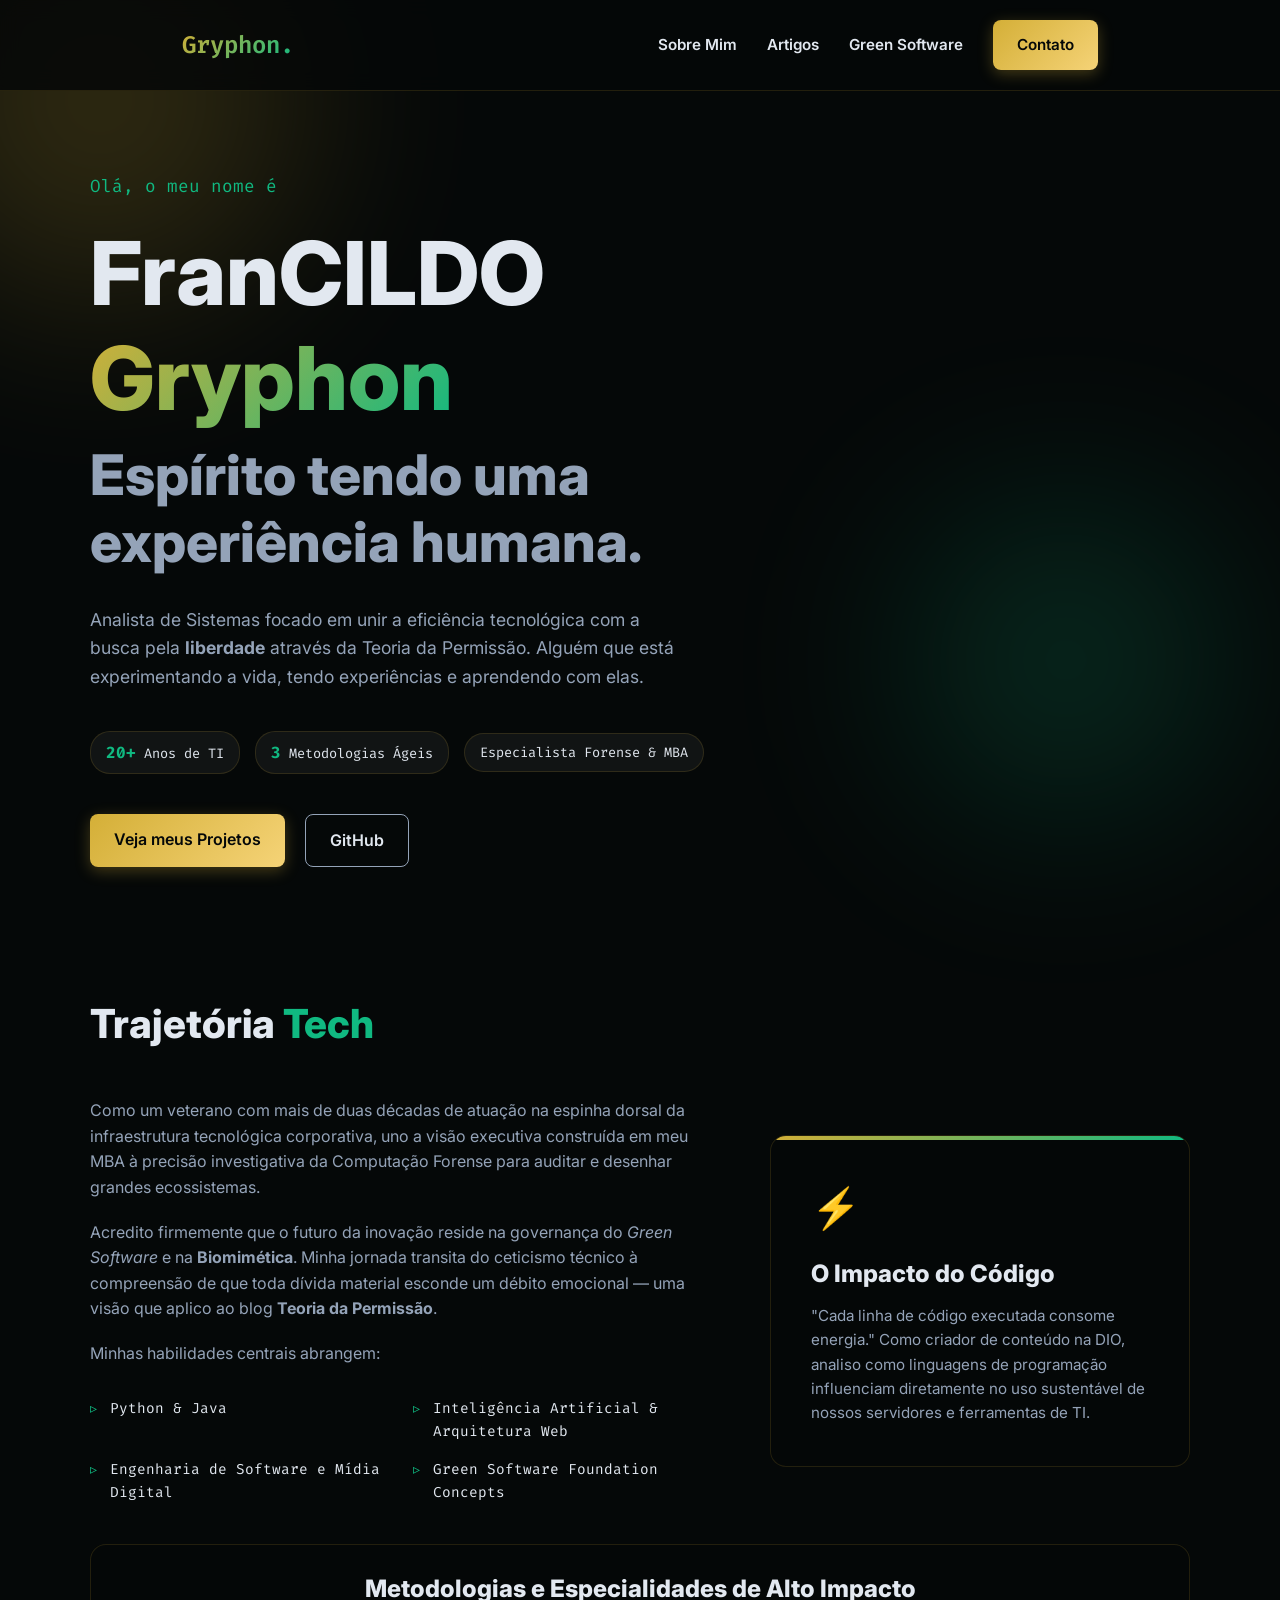
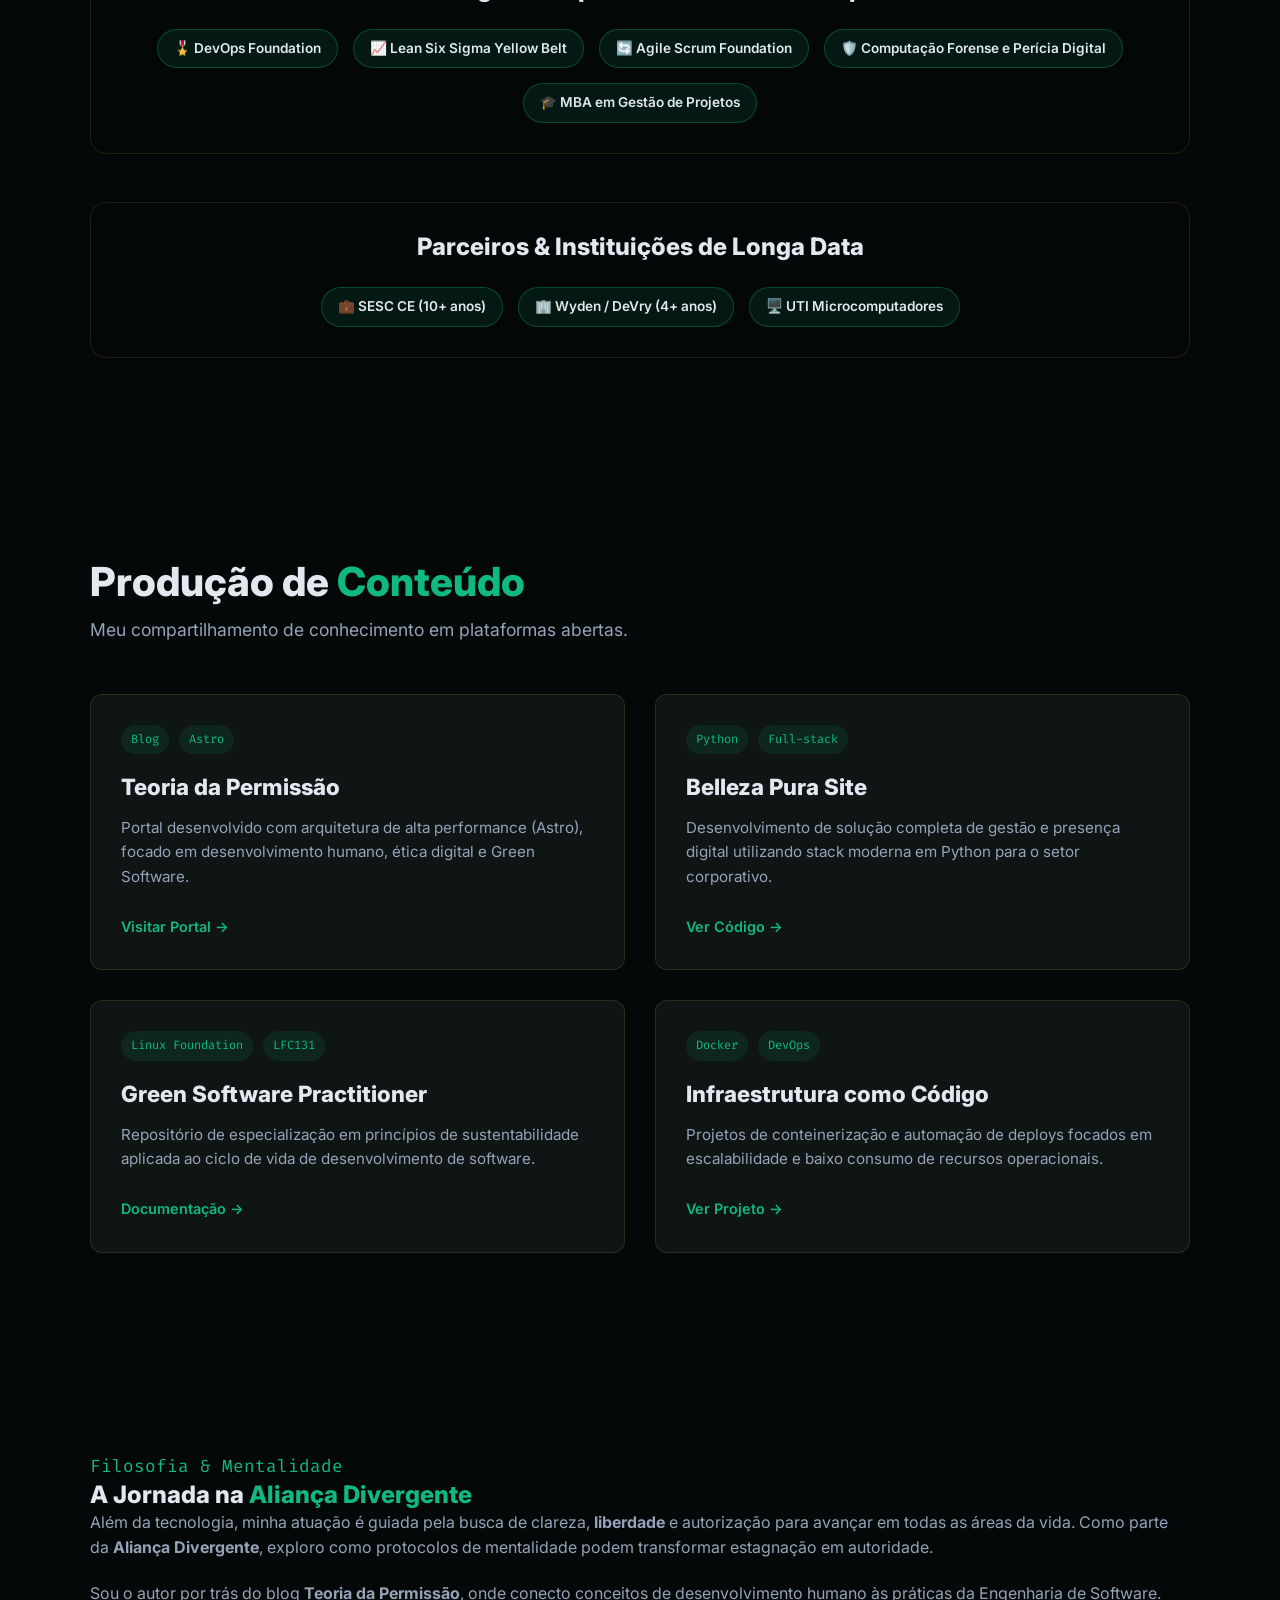
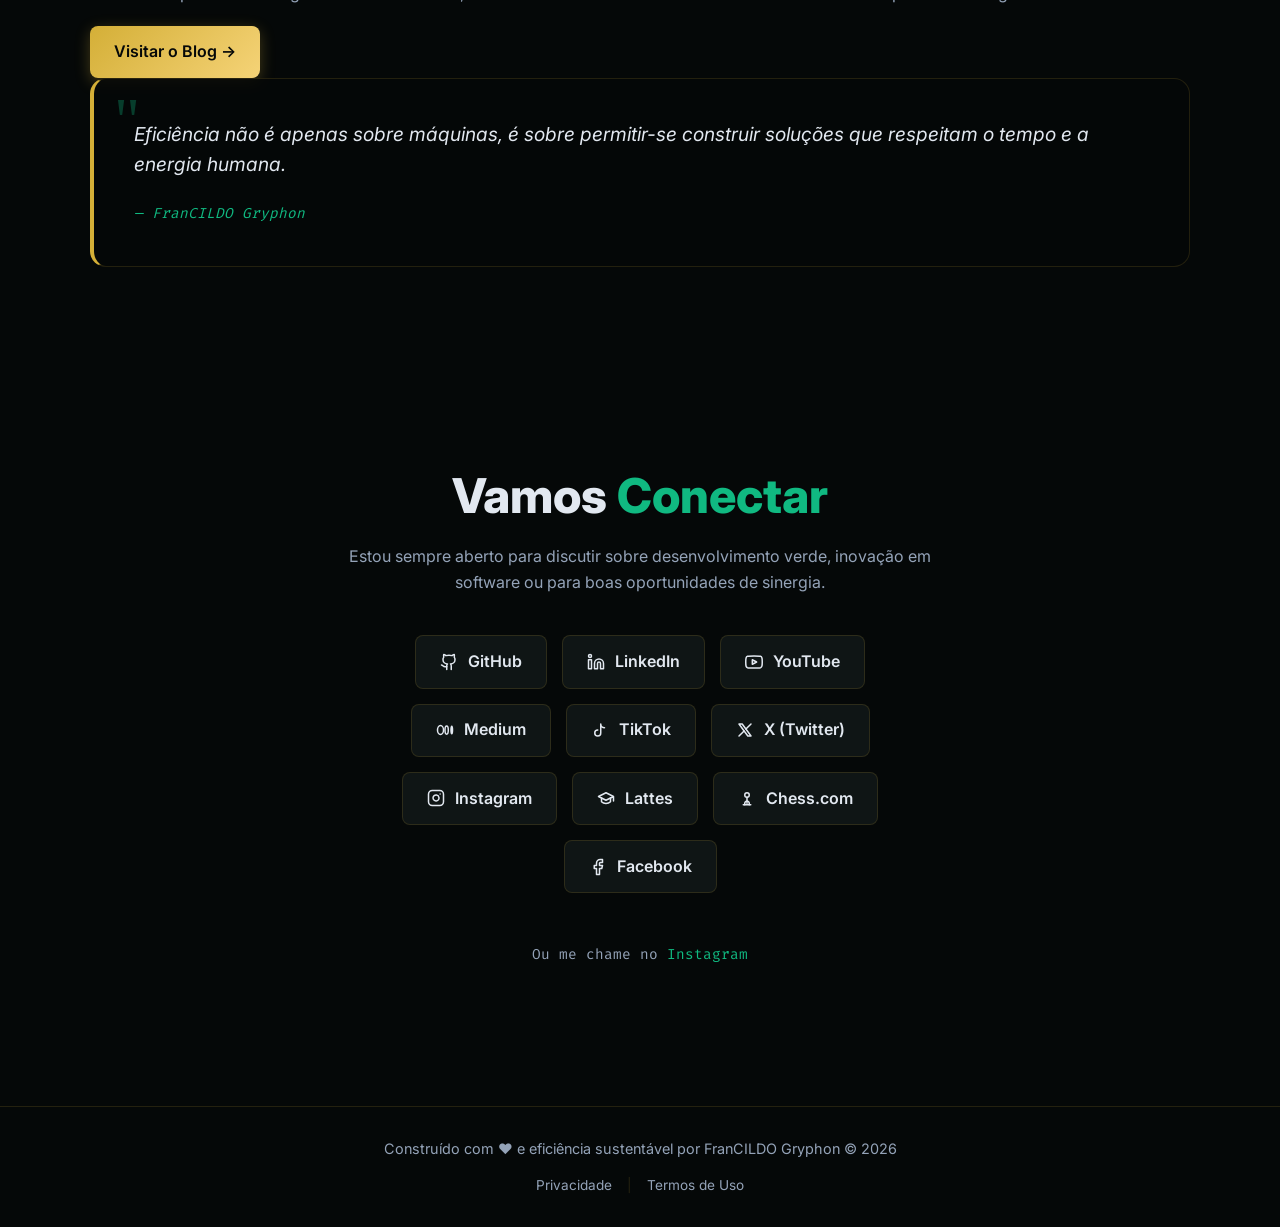
<file: index.html>
<!DOCTYPE html>
<html lang="pt-BR">
<head>
    <meta charset="UTF-8">
    <meta name="viewport" content="width=device-width, initial-scale=1.0">
    <title>FranCILDO Gryphon | Green Software & Software Engineering</title>
    
    <!-- SEO Meta Tags -->
    <meta name="description" content="Portfólio de FranCILDO Gryphon. Analista de Tecnologia da Informação, entusiasta de Green Software e criador de conteúdo nas plataformas DIO e YouTube.">
    <meta name="keywords" content="FranCILDO Gryphon, FranCILDO Alves, Green Software, Engenharia de Software, TI, Analista de Sistemas, Sustentabilidade, Programação">
    <meta name="author" content="FranCILDO Gryphon">
    <link rel="canonical" href="https://francildogryphon.com.br" />

    <!-- Open Graph Meta Tags (Para aparecer bonito em links no WhatsApp, Linkedin, etc) -->
    <meta property="og:title" content="FranCILDO Gryphon | Dev & Green Software">
    <meta property="og:description" content="Conheça a trajetória, projetos e artigos de FranCILDO Gryphon no mundo do desenvolvimento e software sustentável.">
    <meta property="og:url" content="https://francildogryphon.com.br">
    <meta property="og:type" content="website">
    
    <!-- Google Fonts: Inter e Fira Code -->
    <link rel="preconnect" href="https://fonts.googleapis.com">
    <link rel="preconnect" href="https://fonts.gstatic.com" crossorigin>
    <link href="https://fonts.googleapis.com/css2?family=Fira+Code:wght@400;600&family=Inter:wght@300;400;600;800&display=swap" rel="stylesheet">
    
    <link rel="stylesheet" href="./assets/css/style.css">
    
    <!-- Favicon -->
    <link rel="icon" type="image/png" href="./assets/img/favicon.png">
    
    <!-- Cloudflare Web Analytics (Privacy-First & Performance) -->
    <script defer src='https://static.cloudflareinsights.com/beacon.min.js' data-cf-beacon='{"token": "YOUR_CLOUDFLARE_TOKEN_HERE"}'></script>
</head>
<body>

    <!-- JSON-LD para Estrutura de Conhecimento do Google -->
    <script type="application/ld+json">
    {
      "@context": "http://schema.org",
      "@type": "Person",
      "name": "FranCILDO Gryphon",
      "alternateName": "FranCILDO Alves",
      "url": "https://francildogryphon.com.br",
      "jobTitle": "Analista de Tecnologia da Informação",
      "knowsAbout": ["Green Software", "Software Engineering", "Computação Forense", "Teoria da Permissão"],
      "sameAs": [
        "https://linkedin.com/in/francildogryphon",
        "https://github.com/francildogryphon",
        "https://youtube.com/@francildogryphon",
        "https://www.instagram.com/francildogryphon/",
        "https://www.tiktok.com/@francildogryphon",
        "https://x.com/francildogrypho",
        "https://medium.com/@francildogryphon",
        "http://lattes.cnpq.br/2534956175238211"
      ],
      "mainEntityOfPage": {
        "@type": "WebPage",
        "@id": "https://francildogryphon.com.br"
      }
    }
    </script>
    <script type="application/ld+json">
    {
      "@context": "http://schema.org",
      "@type": "WebSite",
      "name": "FranCILDO Gryphon",
      "url": "https://francildogryphon.com.br",
      "description": "Portfólio de FranCILDO Gryphon - Green Software, Engenharia e Filosofia da Permissão."
    }
    </script>

    <header class="navbar" id="navbar">
        <div class="logo">
            <span class="logo-text gradient-text">Gryphon<span class="gold-dot">.</span></span>
        </div>
        <nav>
            <ul class="nav-links">
                <li><a href="#sobre">Sobre Mim</a></li>
                <li><a href="#artigos">Artigos</a></li>
                <li><a href="#sustentabilidade">Green Software</a></li>
                <li><a href="#contato" class="btn-primary">Contato</a></li>
            </ul>
        </nav>
    </header>

    <main>
        <!-- Hero Section -->
        <section class="hero" id="home">
            <div class="container hero-content">
                <div class="hero-text">
                    <p class="tagline">Olá, o meu nome é</p>
                    <h1 class="main-title">FranCILDO <span class="gradient-text">Gryphon</span></h1>
                    <h2 class="sub-title">Espírito tendo uma experiência humana.</h2>
                    <p class="hero-description">
                        Analista de Sistemas focado em unir a eficiência tecnológica com a busca pela <strong>liberdade</strong> através da Teoria da Permissão. Alguém que está experimentando a vida, tendo experiências e aprendendo com elas.
                    </p>
                    <div class="hero-metrics">
                        <span class="metric"><strong>20+</strong> Anos de TI</span>
                        <span class="metric"><strong>3</strong> Metodologias Ágeis</span>
                        <span class="metric">Especialista Forense & MBA</span>
                    </div>
                    <div class="hero-actions">
                        <a href="#artigos" class="btn-primary">Veja meus Projetos</a>
                        <a href="https://github.com/francildogryphon" target="_blank" class="btn-secondary">GitHub</a>
                    </div>
                </div>
            </div>
            <!-- Background Decoration Particles/Shapes -->
            <div class="bg-shape shape-1"></div>
            <div class="bg-shape shape-2"></div>
        </section>

        <!-- Sobre Mim Section -->
        <section class="about section" id="sobre">
            <div class="container">
                <div class="section-header">
                    <h2>Trajetória <span class="accent">Tech</span></h2>
                </div>
                <div class="about-grid">
                    <div class="about-text">
                        <p>Como um veterano com mais de duas décadas de atuação na espinha dorsal da infraestrutura tecnológica corporativa, uno a visão executiva construída em meu MBA à precisão investigativa da Computação Forense para auditar e desenhar grandes ecossistemas.</p>
                        <p>Acredito firmemente que o futuro da inovação reside na governança do <em>Green Software</em> e na <strong>Biomimética</strong>. Minha jornada transita do ceticismo técnico à compreensão de que toda dívida material esconde um débito emocional — uma visão que aplico ao blog <strong>Teoria da Permissão</strong>.</p>
                        <p>Minhas habilidades centrais abrangem:</p>
                        <ul class="skills-list">
                            <li>Python & Java</li>
                            <li>Inteligência Artificial & Arquitetura Web</li>
                            <li>Engenharia de Software e Mídia Digital</li>
                            <li>Green Software Foundation Concepts</li>
                        </ul>
                    </div>
                    <div class="about-card green-card" id="sustentabilidade">
                        <div class="card-icon">⚡</div>
                        <h3>O Impacto do Código</h3>
                        <p>"Cada linha de código executada consome energia." Como criador de conteúdo na DIO, analiso como linguagens de programação influenciam diretamente no uso sustentável de nossos servidores e ferramentas de TI.</p>
                    </div>
                </div>

                <!-- Certificações como Badges -->
                <div class="certifications-container reveal-text">
                    <h3>Metodologias e Especialidades de Alto Impacto</h3>
                    <div class="badges-wrapper">
                        <span class="cert-badge">🎖️ DevOps Foundation</span>
                        <span class="cert-badge">📈 Lean Six Sigma Yellow Belt</span>
                        <span class="cert-badge">🔄 Agile Scrum Foundation</span>
                        <span class="cert-badge">🛡️ Computação Forense e Perícia Digital</span>
                        <span class="cert-badge">🎓 MBA em Gestão de Projetos</span>
                    </div>
                </div>

                <!-- Histórico e Instituições -->
                <div class="certifications-container reveal-text" style="margin-top: 3rem;">
                    <h3>Parceiros & Instituições de Longa Data</h3>
                    <div class="badges-wrapper">
                        <span class="cert-badge">💼 SESC CE (10+ anos)</span>
                        <span class="cert-badge">🏢 Wyden / DeVry (4+ anos)</span>
                        <span class="cert-badge">🖥️ UTI Microcomputadores</span>
                    </div>
                </div>
            </div>
        </section>

        <!-- Content/Artigos Section -->
        <section class="content section" id="artigos">
            <div class="container">
                <div class="section-header">
                    <h2>Produção de <span class="accent">Conteúdo</span></h2>
                    <p>Meu compartilhamento de conhecimento em plataformas abertas.</p>
                </div>
                
                <div class="projects-grid">
                    <!-- Projeto 1: Teoria da Permissão -->
                    <div class="project-card">
                        <div class="project-header">
                            <span class="tech-tag">Blog</span>
                            <span class="tech-tag">Astro</span>
                        </div>
                        <h3>Teoria da Permissão</h3>
                        <p>Portal desenvolvido com arquitetura de alta performance (Astro), focado em desenvolvimento humano, ética digital e Green Software.</p>
                        <a href="https://teoriadapermissao.com.br" target="_blank" class="project-link">Visitar Portal &rarr;</a>
                    </div>
                    
                    <!-- Projeto 2: Academia Belleza Pura -->
                    <div class="project-card">
                        <div class="project-header">
                            <span class="tech-tag">Python</span>
                            <span class="tech-tag">Full-stack</span>
                        </div>
                        <h3>Belleza Pura Site</h3>
                        <p>Desenvolvimento de solução completa de gestão e presença digital utilizando stack moderna em Python para o setor corporativo.</p>
                        <a href="https://github.com/francildogryphon/bellezapura-site" target="_blank" class="project-link">Ver Código &rarr;</a>
                    </div>

                    <!-- Projeto 3: Green Software Certification -->
                    <div class="project-card">
                        <div class="project-header">
                            <span class="tech-tag">Linux Foundation</span>
                            <span class="tech-tag">LFC131</span>
                        </div>
                        <h3>Green Software Practitioner</h3>
                        <p>Repositório de especialização em princípios de sustentabilidade aplicada ao ciclo de vida de desenvolvimento de software.</p>
                        <a href="https://github.com/francildogryphon/Green-Software-for-Practitioners-LFC131" target="_blank" class="project-link">Documentação &rarr;</a>
                    </div>
                    
                    <!-- Projeto 4: DevOps/Infrastructure -->
                    <div class="project-card">
                        <div class="project-header">
                            <span class="tech-tag">Docker</span>
                            <span class="tech-tag">DevOps</span>
                        </div>
                        <h3>Infraestrutura como Código</h3>
                        <p>Projetos de conteinerização e automação de deploys focados em escalabilidade e baixo consumo de recursos operacionais.</p>
                        <a href="https://github.com/francildogryphon/dio-toshiro-shibakita" target="_blank" class="project-link">Ver Projeto &rarr;</a>
                    </div>
                </div>
            </div>
        </section>

        <!-- Jornada & Identidade Section -->
        <section class="journey section" id="jornada">
            <div class="container">
                <div class="journey-grid">
                    <div class="journey-content">
                        <span class="tagline">Filosofia & Mentalidade</span>
                        <h2>A Jornada na <span class="accent">Aliança Divergente</span></h2>
                        <p>Além da tecnologia, minha atuação é guiada pela busca de clareza, <strong>liberdade</strong> e autorização para avançar em todas as áreas da vida. Como parte da <strong>Aliança Divergente</strong>, exploro como protocolos de mentalidade podem transformar estagnação em autoridade.</p>
                        <p>Sou o autor por trás do blog <strong>Teoria da Permissão</strong>, onde conecto conceitos de desenvolvimento humano às práticas da Engenharia de Software.</p>
                        <div class="hero-actions">
                            <a href="https://teoriadapermissao.com.br" target="_blank" class="btn-primary">Visitar o Blog &rarr;</a>
                        </div>
                    </div>
                    <div class="journey-card">
                        <div class="quote-icon">"</div>
                        <blockquote>
                            Eficiência não é apenas sobre máquinas, é sobre permitir-se construir soluções que respeitam o tempo e a energia humana.
                        </blockquote>
                        <cite>— FranCILDO Gryphon</cite>
                    </div>
                </div>
            </div>
        </section>

        <!-- Contact Section -->
        <section class="contact section" id="contato">
            <div class="container contact-container">
                <h2>Vamos <span class="accent">Conectar</span></h2>
                <p>Estou sempre aberto para discutir sobre desenvolvimento verde, inovação em software ou para boas oportunidades de sinergia.</p>
                
                <div class="social-links">
                    <a href="https://github.com/francildogryphon" target="_blank" class="social-btn">
                        <svg viewBox="0 0 24 24" fill="none" stroke-width="2" stroke-linecap="round" stroke-linejoin="round"><path d="M15 22v-4a4.8 4.8 0 0 0-1-3.5c3 0 6-2 6-5.5.08-1.25-.27-2.48-1-3.5.28-1.15.28-2.35 0-3.5 0 0-1 0-3 1.5-2.64-.5-5.36-.5-8 0C6 2 5 2 5 2c-.28 1.15-.28 2.35 0 3.5A5.403 5.403 0 0 0 4 9c0 3.5 3 5.5 6 5.5-.39.49-.68 1.05-.85 1.65-.17.6-.22 1.23-.15 1.85v4"></path><path d="M9 18c-4.51 2-5-2-7-2"></path></svg>
                        GitHub
                    </a>
                    <a href="https://linkedin.com/in/francildogryphon" target="_blank" class="social-btn">
                        <svg viewBox="0 0 24 24" fill="none" stroke-width="2" stroke-linecap="round" stroke-linejoin="round"><path d="M16 8a6 6 0 0 1 6 6v7h-4v-7a2 2 0 0 0-2-2 2 2 0 0 0-2 2v7h-4v-7a6 6 0 0 1 6-6z"></path><rect x="2" y="9" width="4" height="12"></rect><circle cx="4" cy="4" r="2"></circle></svg>
                        LinkedIn
                    </a>
                    <a href="https://youtube.com/@francildogryphon" target="_blank" class="social-btn">
                        <svg viewBox="0 0 24 24" fill="none" stroke-width="2" stroke-linecap="round" stroke-linejoin="round"><path d="M22.54 6.42a2.78 2.78 0 0 0-1.94-2C18.88 4 12 4 12 4s-6.88 0-8.6.42a2.78 2.78 0 0 0-1.94 2C1 8.14 1 12 1 12s0 3.86.46 5.58a2.78 2.78 0 0 0 1.94 2c1.72.42 8.6.42 8.6.42s6.88 0 8.6-.42a2.78 2.78 0 0 0 1.94-2C23 15.86 23 12 23 12s0-3.86-.46-5.58z"></path><polygon points="9.75 15.02 15.5 12 9.75 8.98 9.75 15.02"></polygon></svg>
                        YouTube
                    </a>
                    <a href="https://medium.com/@francildogryphon" target="_blank" class="social-btn">
                        <svg viewBox="0 0 24 24" fill="none" stroke-width="2" stroke-linecap="round" stroke-linejoin="round"><path d="M2 12c0 3.3 1.8 6 4 6s4-2.7 4-6-1.8-6-4-6-4 2.7-4 6z"></path><path d="M12 12c0 3 1 5.5 2.2 5.5s2.2-2.5 2.2-5.5-1-5.5-2.2-5.5-2.2 2.5-2.2 5.5z"></path><path d="M20 12c0 2.8.4 5 1 5s1-2.2 1-5-.4-5-1-5-1 2.2-1 5z"></path></svg>
                        Medium
                    </a>
                    <a href="https://www.tiktok.com/@francildogryphon" target="_blank" class="social-btn">
                        <svg viewBox="0 0 24 24" fill="none" stroke-width="2" stroke-linecap="round" stroke-linejoin="round"><path d="M9 12a4 4 0 1 0 4 4V4a5 5 0 0 0 5 5"></path></svg>
                        TikTok
                    </a>
                    <a href="https://x.com/francildogrypho" target="_blank" class="social-btn">
                        <svg viewBox="0 0 24 24" fill="none" stroke-width="2" stroke-linecap="round" stroke-linejoin="round"><path d="M4 4l11.733 16h4.267l-11.733 -16z"></path><path d="M4 20l6.768 -6.768m2.46 -2.46l6.772 -6.772"></path></svg>
                        X (Twitter)
                    </a>
                    <a href="https://www.instagram.com/francildogryphon/" target="_blank" class="social-btn">
                        <svg viewBox="0 0 24 24" fill="none" stroke-width="2" stroke-linecap="round" stroke-linejoin="round"><rect x="2" y="2" width="20" height="20" rx="5" ry="5"></rect><path d="M16 11.37A4 4 0 1 1 12.63 8 4 4 0 0 1 16 11.37z"></path><line x1="17.5" y1="6.5" x2="17.51" y2="6.5"></line></svg>
                        Instagram
                    </a>
                    <a href="http://lattes.cnpq.br/2534956175238211" target="_blank" class="social-btn">
                        <svg viewBox="0 0 24 24" fill="none" stroke-width="2" stroke-linecap="round" stroke-linejoin="round"><path d="M22 10v6M2 10l10-5 10 5-10 5z"></path><path d="M6 12v5c3 3 9 3 12 0v-5"></path></svg>
                        Lattes
                    </a>
                    <a href="https://www.chess.com/member/francildogryphon" target="_blank" class="social-btn">
                        <svg viewBox="0 0 24 24" fill="none" stroke-width="2" stroke-linecap="round" stroke-linejoin="round"><path d="M12 5a3 3 0 1 0 0 6 3 3 0 0 0 0-6z"></path><path d="M7 21h10"></path><path d="M12 11v8"></path><path d="M9 21v-2c0-2 2-3 3-3s3 1 3 3v2"></path></svg>
                        Chess.com
                    </a>
                    <a href="https://www.facebook.com/francildogryphon" target="_blank" class="social-btn">
                        <svg viewBox="0 0 24 24" fill="none" stroke-width="2" stroke-linecap="round" stroke-linejoin="round"><path d="M18 2h-3a5 5 0 0 0-5 5v3H7v4h3v8h4v-8h3l1-4h-4V7a1 1 0 0 1 1-1h3z"></path></svg>
                        Facebook
                    </a>
                </div>
                
                <p class="mailto-text">Ou me chame no <a href="https://www.instagram.com/francildogryphon/" target="_blank" class="accent-link">Instagram</a></p>
            </div>
        </section>
    </main>

    <footer>
        <div class="container">
            <p>Construído com ♥ e eficiência sustentável por FranCILDO Gryphon © <span id="year"></span></p>
            <div class="footer-links">
                <a href="./legal/privacy-policy.html">Privacidade</a>
                <span class="divider">|</span>
                <a href="./legal/terms-of-use.html">Termos de Uso</a>
            </div>
        </div>
    </footer>

    <script src="./assets/js/script.js"></script>
</body>
</html>
</file>
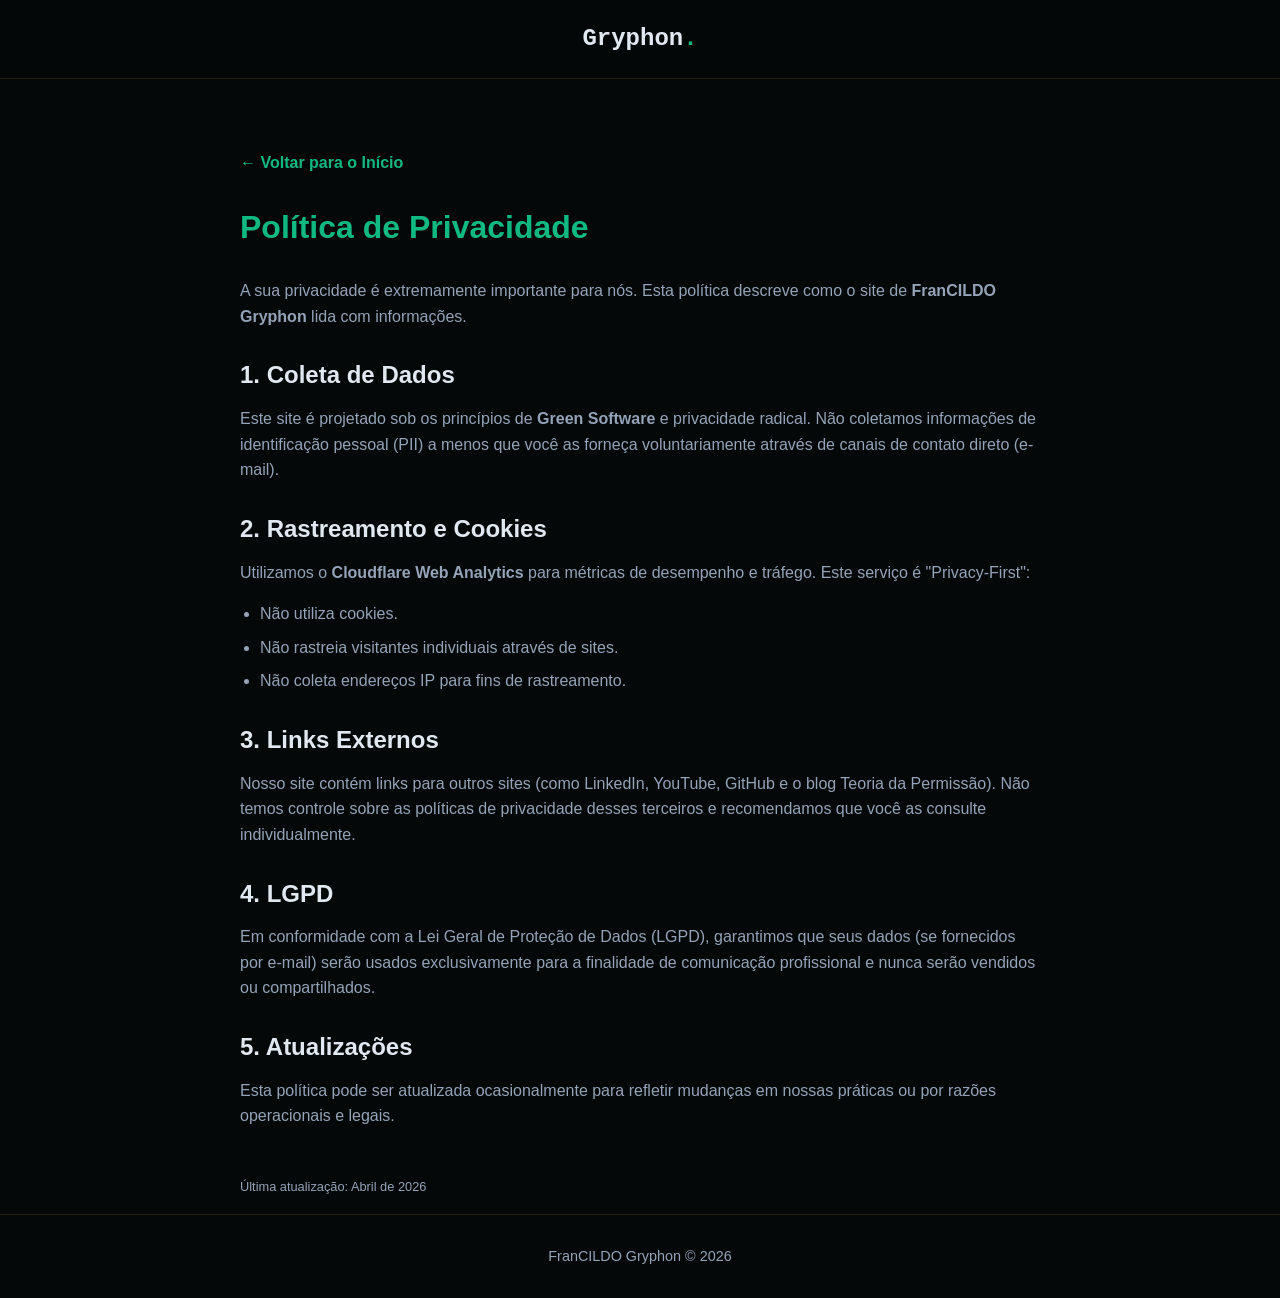
<file: legal/privacy-policy.html>
<!DOCTYPE html>
<html lang="pt-BR">
<head>
    <meta charset="UTF-8">
    <meta name="viewport" content="width=device-width, initial-scale=1.0">
    <title>Política de Privacidade | FranCILDO Gryphon</title>
    <link rel="stylesheet" href="../assets/css/style.css">
    <link rel="icon" type="image/png" href="../assets/img/favicon.png">
    <style>
        .legal-content {
            padding-top: 150px;
            max-width: 800px;
            margin: 0 auto;
        }
        .legal-content h1 { margin-bottom: 2rem; color: var(--primary); }
        .legal-content h2 { margin-top: 2rem; margin-bottom: 1rem; font-size: 1.5rem; }
        .legal-content p { margin-bottom: 1rem; color: var(--text-muted); }
        .legal-content ul { margin-bottom: 1rem; padding-left: 20px; color: var(--text-muted); }
        .legal-content li { margin-bottom: 0.5rem; list-style-type: disc; }
        .back-link { display: inline-block; margin-bottom: 2rem; color: var(--primary); font-weight: 600; }
    </style>
</head>
<body>
    <header class="navbar">
        <div class="logo">
            <a href="../index.html"><span class="logo-text">Gryphon<span class="accent">.</span></span></a>
        </div>
    </header>

    <main class="container legal-content">
        <a href="../index.html" class="back-link">&larr; Voltar para o Início</a>
        <h1>Política de Privacidade</h1>
        <p>A sua privacidade é extremamente importante para nós. Esta política descreve como o site de <strong>FranCILDO Gryphon</strong> lida com informações.</p>

        <h2>1. Coleta de Dados</h2>
        <p>Este site é projetado sob os princípios de <strong>Green Software</strong> e privacidade radical. Não coletamos informações de identificação pessoal (PII) a menos que você as forneça voluntariamente através de canais de contato direto (e-mail).</p>

        <h2>2. Rastreamento e Cookies</h2>
        <p>Utilizamos o <strong>Cloudflare Web Analytics</strong> para métricas de desempenho e tráfego. Este serviço é "Privacy-First":</p>
        <ul>
            <li>Não utiliza cookies.</li>
            <li>Não rastreia visitantes individuais através de sites.</li>
            <li>Não coleta endereços IP para fins de rastreamento.</li>
        </ul>

        <h2>3. Links Externos</h2>
        <p>Nosso site contém links para outros sites (como LinkedIn, YouTube, GitHub e o blog Teoria da Permissão). Não temos controle sobre as políticas de privacidade desses terceiros e recomendamos que você as consulte individualmente.</p>

        <h2>4. LGPD</h2>
        <p>Em conformidade com a Lei Geral de Proteção de Dados (LGPD), garantimos que seus dados (se fornecidos por e-mail) serão usados exclusivamente para a finalidade de comunicação profissional e nunca serão vendidos ou compartilhados.</p>

        <h2>5. Atualizações</h2>
        <p>Esta política pode ser atualizada ocasionalmente para refletir mudanças em nossas práticas ou por razões operacionais e legais.</p>
        
        <p style="margin-top: 3rem; font-size: 0.8rem;">Última atualização: Abril de 2026</p>
    </main>

    <footer>
        <div class="container">
            <p>FranCILDO Gryphon © <span id="year"></span></p>
        </div>
    </footer>

    <script>document.getElementById('year').textContent = new Date().getFullYear();</script>
</body>
</html>
</file>
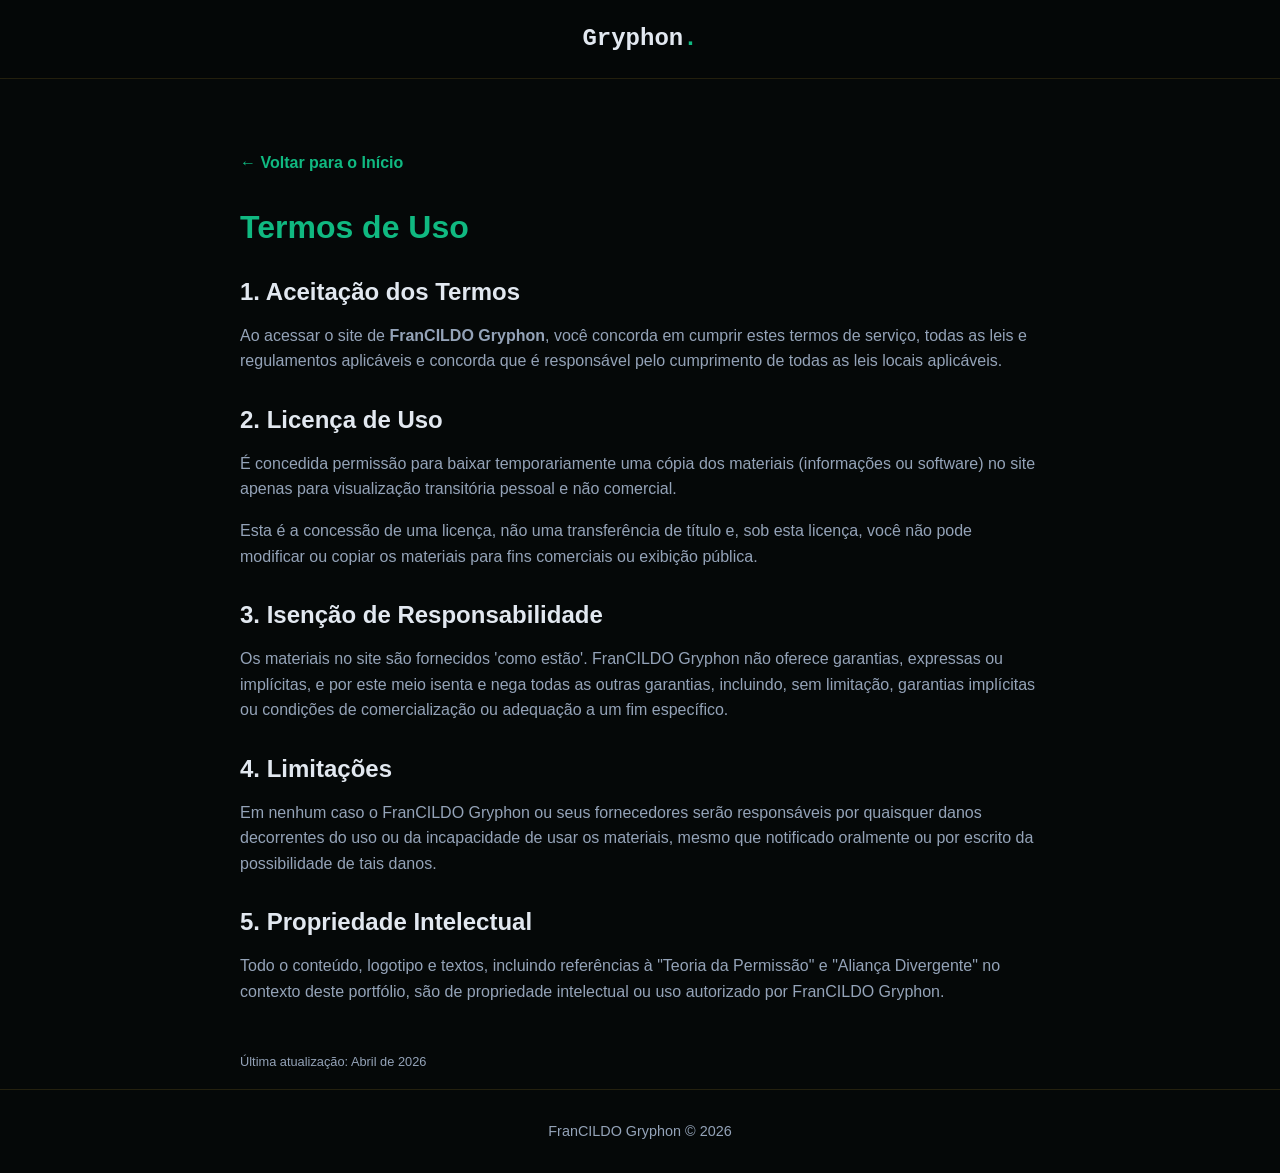
<file: legal/terms-of-use.html>
<!DOCTYPE html>
<html lang="pt-BR">
<head>
    <meta charset="UTF-8">
    <meta name="viewport" content="width=device-width, initial-scale=1.0">
    <title>Termos de Uso | FranCILDO Gryphon</title>
    <link rel="stylesheet" href="../assets/css/style.css">
    <link rel="icon" type="image/png" href="../assets/img/favicon.png">
    <style>
        .legal-content {
            padding-top: 150px;
            max-width: 800px;
            margin: 0 auto;
        }
        .legal-content h1 { margin-bottom: 2rem; color: var(--primary); }
        .legal-content h2 { margin-top: 2rem; margin-bottom: 1rem; font-size: 1.5rem; }
        .legal-content p { margin-bottom: 1rem; color: var(--text-muted); }
        .back-link { display: inline-block; margin-bottom: 2rem; color: var(--primary); font-weight: 600; }
    </style>
</head>
<body>
    <header class="navbar">
        <div class="logo">
            <a href="../index.html"><span class="logo-text">Gryphon<span class="accent">.</span></span></a>
        </div>
    </header>

    <main class="container legal-content">
        <a href="../index.html" class="back-link">&larr; Voltar para o Início</a>
        <h1>Termos de Uso</h1>
        
        <h2>1. Aceitação dos Termos</h2>
        <p>Ao acessar o site de <strong>FranCILDO Gryphon</strong>, você concorda em cumprir estes termos de serviço, todas as leis e regulamentos aplicáveis ​​e concorda que é responsável pelo cumprimento de todas as leis locais aplicáveis.</p>

        <h2>2. Licença de Uso</h2>
        <p>É concedida permissão para baixar temporariamente uma cópia dos materiais (informações ou software) no site apenas para visualização transitória pessoal e não comercial.</p>
        <p>Esta é a concessão de uma licença, não uma transferência de título e, sob esta licença, você não pode modificar ou copiar os materiais para fins comerciais ou exibição pública.</p>

        <h2>3. Isenção de Responsabilidade</h2>
        <p>Os materiais no site são fornecidos 'como estão'. FranCILDO Gryphon não oferece garantias, expressas ou implícitas, e por este meio isenta e nega todas as outras garantias, incluindo, sem limitação, garantias implícitas ou condições de comercialização ou adequação a um fim específico.</p>

        <h2>4. Limitações</h2>
        <p>Em nenhum caso o FranCILDO Gryphon ou seus fornecedores serão responsáveis ​​por quaisquer danos decorrentes do uso ou da incapacidade de usar os materiais, mesmo que notificado oralmente ou por escrito da possibilidade de tais danos.</p>

        <h2>5. Propriedade Intelectual</h2>
        <p>Todo o conteúdo, logotipo e textos, incluindo referências à "Teoria da Permissão" e "Aliança Divergente" no contexto deste portfólio, são de propriedade intelectual ou uso autorizado por FranCILDO Gryphon.</p>
        
        <p style="margin-top: 3rem; font-size: 0.8rem;">Última atualização: Abril de 2026</p>
    </main>

    <footer>
        <div class="container">
            <p>FranCILDO Gryphon © <span id="year"></span></p>
        </div>
    </footer>

    <script>document.getElementById('year').textContent = new Date().getFullYear();</script>
</body>
</html>
</file>
<file: assets/css/style.css>
/* CSS Moderno e Otimizado para "Green Software" (Dark Themes consomem menos energia em telas OLED) */

/* ================== VARIABLES ================== */
:root {
  /* Colors */
  --bg-color: #050808; /* Deeper Black for Luxury */
  --bg-accent: #0f1515;
  --text-main: #e2e8f0;
  --text-muted: #94a3b8;
  
  /* Brand Colors */
  --primary: #10b981; /* Sustainability Green */
  --primary-hover: #059669;
  --accent-gold: #d4af37; /* Gryphon Gold */
  --accent-gold-hover: #f5d377;
  --secondary: #064e3b; /* Deep Emerald */

  /* Gradients - Premium Gold & Green */
  --gradient: linear-gradient(135deg, var(--accent-gold) 0%, var(--primary) 100%);
  --gradient-gold: linear-gradient(135deg, #d4af37 0%, #f5d377 100%);
  
  /* Layout & Fonts */
  --max-width: 1100px;
  --font-mono: 'Fira Code', monospace;
  --font-sans: 'Inter', sans-serif;

  /* Glassmorphism Refined */
  --glass-bg: rgba(5, 8, 8, 0.85);
  --glass-border: rgba(212, 175, 55, 0.15); /* Golden tint on borders */
}

/* ================== RESETS/BASICS ================== */
* {
  margin: 0;
  padding: 0;
  box-sizing: border-box;
}

html {
  scroll-behavior: smooth;
}

body {
  font-family: var(--font-sans);
  background-color: var(--bg-color);
  color: var(--text-main);
  line-height: 1.6;
  overflow-x: hidden;
}

h1, h2, h3 {
  font-weight: 800;
  line-height: 1.2;
}

a {
  text-decoration: none;
  color: inherit;
  transition: all 0.3s ease;
}

ul {
  list-style: none;
}

/* Utility / Typographic Classes */
.container {
  width: 90%;
  max-width: var(--max-width);
  margin: 0 auto;
}

.accent {
  color: var(--primary);
}

.gold-dot {
  color: var(--accent-gold);
}

.gradient-text {
  background: var(--gradient);
  -webkit-background-clip: text;
  -webkit-text-fill-color: transparent;
  background-clip: text;
}

.section {
  padding: 100px 0;
}

.section-header {
  margin-bottom: 50px;
}

.section-header h2 {
  font-size: 2.5rem;
  margin-bottom: 10px;
}

.section-header p {
  color: var(--text-muted);
  font-size: 1.1rem;
}

/* Buttons */
.btn-primary, .btn-secondary, .social-btn {
  display: inline-block;
  padding: 0.8rem 1.5rem;
  border-radius: 8px;
  font-weight: 600;
  cursor: pointer;
  border: 1px solid transparent;
}

.btn-primary {
  background: var(--gradient-gold);
  color: #050808;
  box-shadow: 0 4px 15px rgba(212, 175, 55, 0.3);
  border: none;
}

.btn-primary:hover {
  background: var(--accent-gold-hover);
  transform: translateY(-2px);
  box-shadow: 0 6px 20px rgba(212, 175, 55, 0.5);
}

.btn-secondary {
  background: transparent;
  border: 1px solid var(--text-muted);
  color: var(--text-main);
}

.btn-secondary:hover {
  border-color: var(--primary);
  color: var(--primary);
}

/* ================== NAVBAR ================== */
.navbar {
  position: fixed;
  top: 0;
  width: 100%;
  padding: 20px 0;
  display: flex;
  justify-content: space-around;
  align-items: center;
  z-index: 1000;
  transition: all 0.3s ease;
  backdrop-filter: blur(10px);
  -webkit-backdrop-filter: blur(10px);
  background: var(--glass-bg);
  border-bottom: 1px solid var(--glass-border);
}

.navbar.scrolled {
  padding: 15px 0;
  box-shadow: 0 4px 20px rgba(0,0,0,0.4);
}

.logo-text {
  font-family: var(--font-mono);
  font-size: 1.5rem;
  font-weight: 600;
}

.nav-links {
  display: flex;
  align-items: center;
  gap: 30px;
}

.nav-links li a {
  font-size: 0.95rem;
  font-weight: 600;
}

.nav-links li a:hover {
  color: var(--primary);
}

/* ================== HERO SECTION ================== */
.hero {
  min-height: 100vh;
  display: flex;
  align-items: center;
  position: relative;
  padding-top: 140px; /* Offset nav */
}

.hero-content {
  position: relative;
  z-index: 10;
}

.hero-text {
  max-width: 700px;
}

.tagline {
  font-family: var(--font-mono);
  color: var(--primary);
  margin-bottom: 20px;
  font-size: 1.1rem;
}

.main-title {
  font-size: clamp(3rem, 8vw, 5.5rem);
  margin-bottom: 10px;
}

.sub-title {
  font-size: clamp(2rem, 5vw, 3.5rem);
  color: var(--text-muted);
  margin-bottom: 30px;
}

.hero-description {
  font-size: 1.1rem;
  color: var(--text-muted);
  margin-bottom: 40px;
  max-width: 600px;
}

.hero-actions {
  display: flex;
  gap: 20px;
}

/* Decor shapes */
.bg-shape {
  position: absolute;
  filter: blur(100px);
  z-index: 1;
  opacity: 0.2;
}
.shape-1 {
  width: 400px;
  height: 400px;
  background: var(--accent-gold);
  top: -100px;
  left: -100px;
  border-radius: 50%;
}
.shape-2 {
  width: 300px;
  height: 300px;
  background: var(--primary);
  bottom: 10%;
  right: 5%;
  border-radius: 50%;
}

/* ================== ABOUT SECTION ================== */
.about-grid {
  display: grid;
  grid-template-columns: 1.2fr 0.8fr;
  gap: 50px;
  align-items: center;
}

.about-text p {
  margin-bottom: 1.2rem;
  color: var(--text-muted);
}

.skills-list {
  display: grid;
  grid-template-columns: 1fr 1fr;
  gap: 15px;
  margin-top: 30px;
}

.skills-list li {
  position: relative;
  padding-left: 20px;
  font-family: var(--font-mono);
  font-size: 0.9rem;
}

.skills-list li::before {
  content: "▹";
  position: absolute;
  left: 0;
  color: var(--primary);
}

.green-card {
  background: var(--glass-bg);
  border: 1px solid var(--glass-border);
  padding: 40px;
  border-radius: 16px;
  backdrop-filter: blur(8px);
  position: relative;
  overflow: hidden;
}

.green-card::before {
  content: '';
  position: absolute;
  top: 0;
  left: 0;
  width: 100%;
  height: 4px;
  background: var(--gradient);
}

.card-icon {
  font-size: 2.5rem;
  margin-bottom: 20px;
}

.green-card h3 {
  margin-bottom: 15px;
  font-size: 1.5rem;
}

.green-card p {
  color: var(--text-muted);
  font-size: 0.95rem;
}

/* ================== PROJECTS SECTION ================== */
.projects-grid {
  display: grid;
  grid-template-columns: repeat(auto-fill, minmax(350px, 1fr));
  gap: 30px;
}

.project-card {
  background: var(--bg-accent);
  padding: 30px;
  border-radius: 12px;
  border: 1px solid var(--glass-border);
  transition: transform 0.3s ease, box-shadow 0.3s ease;
}

.project-card:hover {
  transform: translateY(-8px);
  box-shadow: 0 10px 30px rgba(16, 185, 129, 0.1);
}

.project-header {
  display: flex;
  gap: 10px;
  margin-bottom: 20px;
}

.tech-tag {
  font-family: var(--font-mono);
  font-size: 0.75rem;
  color: var(--primary);
  background: rgba(16, 185, 129, 0.1);
  padding: 5px 10px;
  border-radius: 20px;
}

.project-card h3 {
  font-size: 1.4rem;
  margin-bottom: 15px;
}

.project-card p {
  color: var(--text-muted);
  font-size: 0.95rem;
  margin-bottom: 25px;
}

.project-link {
  color: var(--primary);
  font-weight: 600;
  font-size: 0.9rem;
}
.project-link:hover {
  text-decoration: underline;
}

/* ================== CONTACT ================== */
.contact-container {
  text-align: center;
  max-width: 600px;
}

.contact h2 {
  font-size: 3rem;
  margin-bottom: 20px;
}

.contact p {
  color: var(--text-muted);
  margin-bottom: 40px;
}

.social-links {
  display: flex;
  justify-content: center;
  gap: 15px;
  margin-bottom: 50px;
  flex-wrap: wrap;
}

.social-btn {
  background: var(--bg-accent);
  border: 1px solid var(--glass-border);
  display: inline-flex;
  align-items: center;
  gap: 10px;
  transition: all 0.3s ease;
}
.social-btn svg {
  width: 18px;
  height: 18px;
  stroke: currentColor;
}
.social-btn:hover {
  background: var(--gradient-gold);
  color: #050808;
  border-color: var(--accent-gold);
  transform: translateY(-3px);
}
.social-btn:hover svg {
  stroke: #050808;
}

.mailto-text {
  font-family: var(--font-mono);
  font-size: 0.9rem;
}

.accent-link {
  color: var(--primary);
}

/* ================== FOOTER ================== */
footer {
  text-align: center;
  padding: 30px 0;
  border-top: 1px solid var(--glass-border);
  font-size: 0.9rem;
  color: var(--text-muted);
}
.small-text {
  font-size: 0.8rem;
  margin-top: 10px;
  opacity: 0.6;
}

/* ================== BADGES & METRICS ================== */
.hero-metrics {
  display: flex;
  gap: 15px;
  align-items: center;
  margin-bottom: 40px;
  flex-wrap: wrap;
}
.metric {
  font-family: var(--font-mono);
  font-size: 0.85rem;
  color: var(--text-main);
  background: rgba(255, 255, 255, 0.05);
  padding: 8px 15px;
  border-radius: 20px;
  border: 1px solid var(--glass-border);
}
.metric strong {
  color: var(--primary);
  font-size: 1rem;
}
.certifications-container {
  margin-top: 40px;
  background: var(--glass-bg);
  border: 1px solid var(--glass-border);
  border-radius: 16px;
  padding: 30px;
  backdrop-filter: blur(8px);
}
.certifications-container h3 {
  font-size: 1.5rem;
  margin-bottom: 25px;
  text-align: center;
}
.badges-wrapper {
  display: flex;
  flex-wrap: wrap;
  gap: 15px;
  justify-content: center;
}
.cert-badge {
  display: inline-flex;
  align-items: center;
  gap: 8px;
  background: rgba(16, 185, 129, 0.1);
  border: 1px solid rgba(16, 185, 129, 0.3);
  padding: 8px 16px;
  border-radius: 30px;
  font-size: 0.85rem;
  font-weight: 600;
  transition: all 0.3s ease;
}
.cert-badge:hover {
  background: rgba(16, 185, 129, 0.2);
  transform: translateY(-2px);
}

}

/* ================== JOURNEY SECTION ================== */
.journey-grid {
  display: grid;
  grid-template-columns: 1.2fr 0.8fr;
  gap: 60px;
  align-items: center;
}

.journey-content p {
  margin-bottom: 20px;
  color: var(--text-muted);
}

.journey-card {
  background: var(--glass-bg);
  border: 1px solid var(--glass-border);
  padding: 40px;
  border-radius: 16px;
  position: relative;
  border-left: 4px solid var(--accent-gold);
}

.quote-icon {
  font-family: serif;
  font-size: 4rem;
  color: var(--primary);
  opacity: 0.3;
  line-height: 1;
  position: absolute;
  top: 10px;
  left: 20px;
}

.journey-card blockquote {
  font-size: 1.2rem;
  font-style: italic;
  margin-bottom: 20px;
  position: relative;
  z-index: 2;
}

.journey-card cite {
  font-family: var(--font-mono);
  font-size: 0.9rem;
  color: var(--primary);
}

/* ================== FOOTER LINKS ================== */
.footer-links {
  margin-top: 15px;
  display: flex;
  justify-content: center;
  gap: 15px;
  font-size: 0.85rem;
}

.footer-links a {
  color: var(--text-muted);
}

.footer-links a:hover {
  color: var(--primary);
}

.divider {
  color: var(--glass-border);
}

/* ================== MEDIA QUERIES ================== */
@media (max-width: 768px) {
  .nav-links {
    display: none; /* Em modo mobile simplificado, esconde links ou faz menu hamburger. Para simplicidade, vou escondê-los. */
  }
  .about-grid {
    grid-template-columns: 1fr;
  }
  .skills-list {
    grid-template-columns: 1fr;
  }
  .main-title {
    font-size: 2.5rem;
  }
  .sub-title {
    font-size: 1.8rem;
  }
  .hero-actions {
    flex-direction: column;
  }
  .journey-grid {
    grid-template-columns: 1fr;
    gap: 30px;
  }
}
</file>
